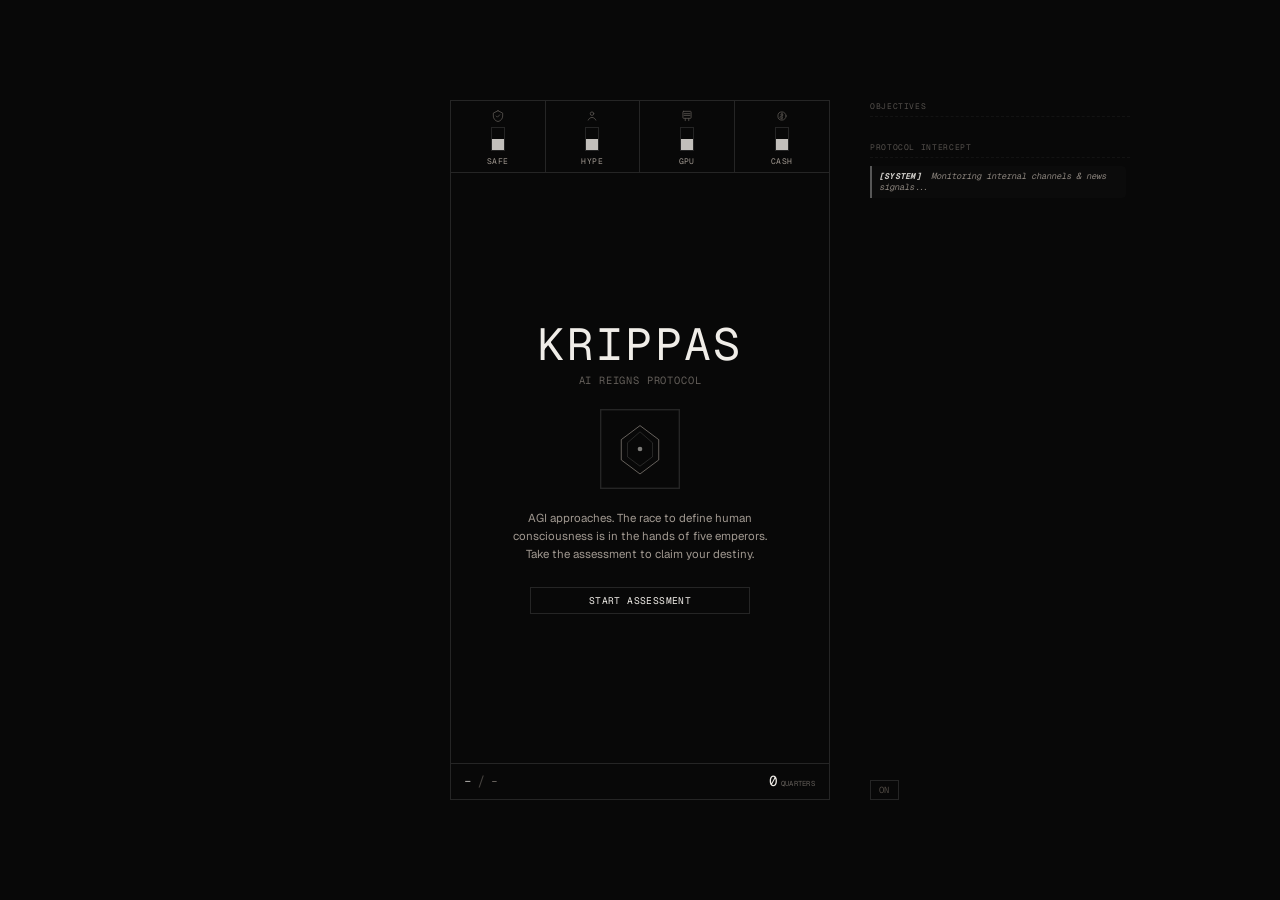
<file: index.html>
<!DOCTYPE html>
<html lang="en">
<head>
  <meta charset="UTF-8">
  <meta name="viewport" content="width=device-width, initial-scale=1.0, maximum-scale=1.0, user-scalable=no, viewport-fit=cover">
  <title>KRIPPAS — AI REIGNS PROTOCOL</title>
  <meta name="description" content="A Reigns-style deep narrative branching game where you become Elon Musk, Sam Altman, Dario Amodei, Demis Hassabis, or Zhipu AI founder. Make critical choices to balance tech, safety, hype, and money.">

  <!-- Open Graph / Link Preview -->
  <!-- ⚠️ Gotta host the OG image somewhere and update the URLs below!
       Use the og-image-generator.html tool to make it with your photo. -->
  <meta property="og:title" content="KRIPPAS — AI REIGNS PROTOCOL">
  <meta property="og:description" content="Branching narrative game. Choose your AI emperor. Balance tech, safety, hype & money.">
  <meta property="og:type" content="website">
  <meta property="og:url" content="https://ky2renzzz.github.io/krippas/">
  <meta property="og:site_name" content="KRIPPAS">
  <meta property="og:locale" content="en_US">
  <meta property="og:image" content="og-image.png">
  <meta property="og:image:width" content="1200">
  <meta property="og:image:height" content="630">
  <meta property="og:image:alt" content="KRIPPAS — AI REIGNS PROTOCOL">
  <meta name="twitter:card" content="summary_large_image">
  <meta name="twitter:title" content="KRIPPAS — AI REIGNS PROTOCOL">
  <meta name="twitter:description" content="Branching narrative game. Choose your AI emperor.">
  <meta name="twitter:image" content="og-image.png">
  <link rel="preconnect" href="https://fonts.googleapis.com">
  <link rel="preconnect" href="https://fonts.gstatic.com" crossorigin>
  <link href="https://fonts.googleapis.com/css2?family=Geist:wght@100..900&family=Geist+Mono:wght@100..900&display=swap" rel="stylesheet">
  <link rel="stylesheet" href="style.css?v=3">


</head>
<body>

  <!-- Ambient dynamic background landscape scene -->
  <div class="bg-scene" id="bg-scene"></div>

  <!-- Game Container -->
  <div class="game-container">
    


    <!-- Center Viewport (The interactive terminal-like layout) -->
    <div class="viewport" id="game-viewport">
      
      <!-- Top header status indicators — rack LED style -->
      <div class="stats-header">
        <div class="stat-indicator" id="stat-safety" title="Safety & Alignment">
          <span class="change-dot"></span>
          <span class="icon" aria-hidden="true">
            <svg viewBox="0 0 24 24" class="stat-svg" fill="none" stroke="currentColor" stroke-width="1.5" stroke-linecap="round" stroke-linejoin="round">
              <path d="M12 3L4 7v5c0 4.5 3.2 8.5 8 9.5 4.8-1 8-5 8-9.5V7l-8-4z"/>
              <path d="M9 12l2 2 4-4"/>
            </svg>
          </span>
          <div class="bar-track">
            <div class="bar-container"><div class="bar-fill" style="height: 50%;"></div></div>

          </div>
          <span class="stat-label">SAFE</span>
        </div>

        <div class="stat-indicator" id="stat-hype" title="Hype & Public Relations">
          <span class="change-dot"></span>
          <span class="icon" aria-hidden="true">
            <svg viewBox="0 0 24 24" class="stat-svg" fill="none" stroke="currentColor" stroke-width="1.5" stroke-linecap="round" stroke-linejoin="round">
              <circle cx="12" cy="8" r="3"/>
              <path d="M5.5 19c1.4-3 3.7-4.5 6.5-4.5s5.1 1.5 6.5 4.5"/>
            </svg>
          </span>
          <div class="bar-track">
            <div class="bar-container"><div class="bar-fill" style="height: 50%;"></div></div>

          </div>
          <span class="stat-label">HYPE</span>
        </div>

        <div class="stat-indicator" id="stat-compute" title="Compute & Scale">
          <span class="change-dot"></span>
          <span class="icon" aria-hidden="true">
            <svg viewBox="0 0 24 24" class="stat-svg" fill="none" stroke="currentColor" stroke-width="1.5" stroke-linecap="round" stroke-linejoin="round">
              <rect x="5" y="4" width="14" height="12" rx="1"/>
              <path d="M9 16v4M15 16v4"/>
              <path d="M7 8h10M7 11h10"/>
            </svg>
          </span>
          <div class="bar-track">
            <div class="bar-container"><div class="bar-fill" style="height: 50%;"></div></div>

          </div>
          <span class="stat-label">GPU</span>
        </div>

        <div class="stat-indicator" id="stat-capital" title="Capital & Valuation">
          <span class="change-dot"></span>
          <span class="icon" aria-hidden="true">
            <svg viewBox="0 0 24 24" class="stat-svg" fill="none" stroke="currentColor" stroke-width="1.5" stroke-linecap="round" stroke-linejoin="round">
              <circle cx="12" cy="12" r="7"/>
              <path d="M12 7v10M9.5 9.5c.7-1 2.8-1.4 3.8-.3.8.9.3 2-1.1 2.5l-2.4.8c-1.4.5-1.8 1.7-1 2.7 1 1.2 3.2.9 4.1-.2"/>
            </svg>
          </span>
          <div class="bar-track">
            <div class="bar-container"><div class="bar-fill" style="height: 50%;"></div></div>

          </div>
          <span class="stat-label">CASH</span>
        </div>
      </div>

      <!-- Center Deck Area -->
      <div class="deck-area">
        
        <!-- Welcome Screen — terminal boot sequence feel -->
        <div id="screen-welcome" class="screen active">
          <div class="brand animate-reveal">
            <h1>KRIPPAS</h1>
            <p class="subtitle">AI REIGNS PROTOCOL</p>
          </div>
          
          <div class="intro-art animate-reveal reveal-delay-1">
            <svg viewBox="0 0 100 100" style="width:100%; height:100%;">
              <rect x="0" y="0" width="100" height="100" fill="var(--background)"/>
              <rect x="0" y="0" width="100" height="100" fill="none" stroke="var(--border)" stroke-width="1"/>
              <polygon points="50,20 74,38 74,64 50,82 26,64 26,38" fill="none" stroke="var(--text-secondary)" stroke-width="0.8"/>
              <polygon points="50,28 66,42 66,60 50,72 34,60 34,42" fill="none" stroke="var(--text-primary)" stroke-width="0.6" opacity="0.3"/>
              <circle cx="50" cy="50" r="3" fill="var(--text-primary)" opacity="0.5"/>
            </svg>
          </div>

          <p class="flavor-text animate-reveal reveal-delay-2">
            AGI approaches. The race to define human consciousness is in the hands of five emperors. Take the assessment to claim your destiny.
          </p>
          
          <button id="btn-start-quiz" class="btn btn-filled animate-reveal reveal-delay-3">START ASSESSMENT</button>
        </div>

        <!-- Quiz Screen — diagnostic mode -->
        <div id="screen-quiz" class="screen">
          <div class="quiz-progress-bar animate-reveal">
            <div class="progress-fill" id="quiz-progress" style="width: 0%;"></div>
          </div>
          <h3 class="quiz-title animate-reveal reveal-delay-1">ALIGNMENT</h3>
          <div class="quiz-question-container animate-reveal reveal-delay-2">
            <p id="quiz-question-text"></p>
          </div>
          <div class="quiz-options animate-reveal reveal-delay-3">
            <button id="quiz-opt-left" class="btn quiz-btn"></button>
            <button id="quiz-opt-right" class="btn quiz-btn"></button>
          </div>
        </div>

        <!-- Assignment / Character Reveal Screen -->
        <div id="screen-reveal" class="screen">
          <div class="reveal-portrait-container animate-reveal" id="reveal-portrait">
            <!-- Dynamic character SVG here -->
          </div>
          <h2 id="reveal-name" class="animate-reveal reveal-delay-1"></h2>
          <p id="reveal-role" class="reveal-role-tag animate-reveal reveal-delay-1"></p>
          <p id="reveal-description" class="animate-reveal reveal-delay-2"></p>
          <button id="btn-start-game" class="btn btn-filled animate-reveal reveal-delay-3">ENTER PROTOCOL</button>
        </div>

        <!-- Gameplay Screen — terminal interaction -->
        <div id="screen-game" class="screen">
          <div class="dialogue-box animate-reveal">
            <div class="dialogue-speaker" id="speaker-name"></div>
            <p id="dialogue-text"></p>
            <div id="advice-whisper" class="advice-whisper hidden">
              <div class="advice-label">WHISPER</div>
              <div class="advice-speaker" id="advice-speaker"></div>
              <p id="advice-text"></p>
            </div>
          </div>

          <div class="card-wrapper animate-reveal reveal-delay-1" id="card-wrapper">
            <div class="reigns-card" id="main-card">
              <div class="choice-stamp left" id="stamp-left">
                <span class="stamp-dir">&#9664;</span>
                <span class="stamp-text" id="indicator-left"></span>
              </div>
              <div class="choice-stamp right" id="stamp-right">
                <span class="stamp-dir">&#9654;</span>
                <span class="stamp-text" id="indicator-right"></span>
              </div>
              <div class="card-art" id="card-portrait"></div>
              <div class="card-label">
                <span id="card-speaker-label"></span>
              </div>
            </div>
          </div>

          <div class="swipe-hint animate-reveal reveal-delay-2" id="swipe-hint">&lt; &mdash; &gt;</div>
        </div>

        <!-- Game Over Screen — system crash -->
        <div id="screen-gameover" class="screen">
          <h2 class="gameover-title animate-reveal">OFFLINE</h2>
          <div class="gameover-art animate-reveal reveal-delay-1" id="gameover-portrait">
            <!-- Dead/Shutdown SVG -->
          </div>
          <p id="gameover-text" class="animate-reveal reveal-delay-2"></p>
          <button id="btn-restart" class="btn btn-filled animate-reveal reveal-delay-3">REBOOT PROTOCOL</button>
        </div>

      </div>

      <!-- Bottom HUD status -->
      <div class="hud-footer">
        <div class="player-identity">
          <span id="hud-player-name">—</span>
          <span class="separator">/</span>
          <span id="hud-player-role">—</span>
        </div>
        <div class="time-in-power">
          <span id="hud-time-val">0</span>
          <span id="hud-time-unit">QUARTERS</span>
        </div>
      </div>

    </div>

    <!-- Right panel: Objectives and live staff feed -->
    <div class="side-panel right-panel">
      <div class="noise-content">
        <div class="panel-section-title">OBJECTIVES</div>
        <div class="objectives-checklist" id="objectives-checklist">
          <!-- Generated objectives based on character -->
        </div>

        <div class="panel-section-title feed-title">PROTOCOL INTERCEPT</div>
        <div class="staff-chat-feed" id="staff-chat-feed">
          <div class="feed-item system-init">
            <span class="feed-sender">[SYSTEM]</span>
            <span class="feed-msg">Monitoring internal channels & news signals...</span>
          </div>
        </div>
      </div>
      <div class="audio-control">
        <button id="btn-toggle-sound">ON</button>
      </div>
    </div>

  </div>

  <script src="data.js"></script>
  <script src="story.js"></script>
  <script src="backgrounds.js"></script>
  <script src="app.js"></script>


</body>
</html>
</file>
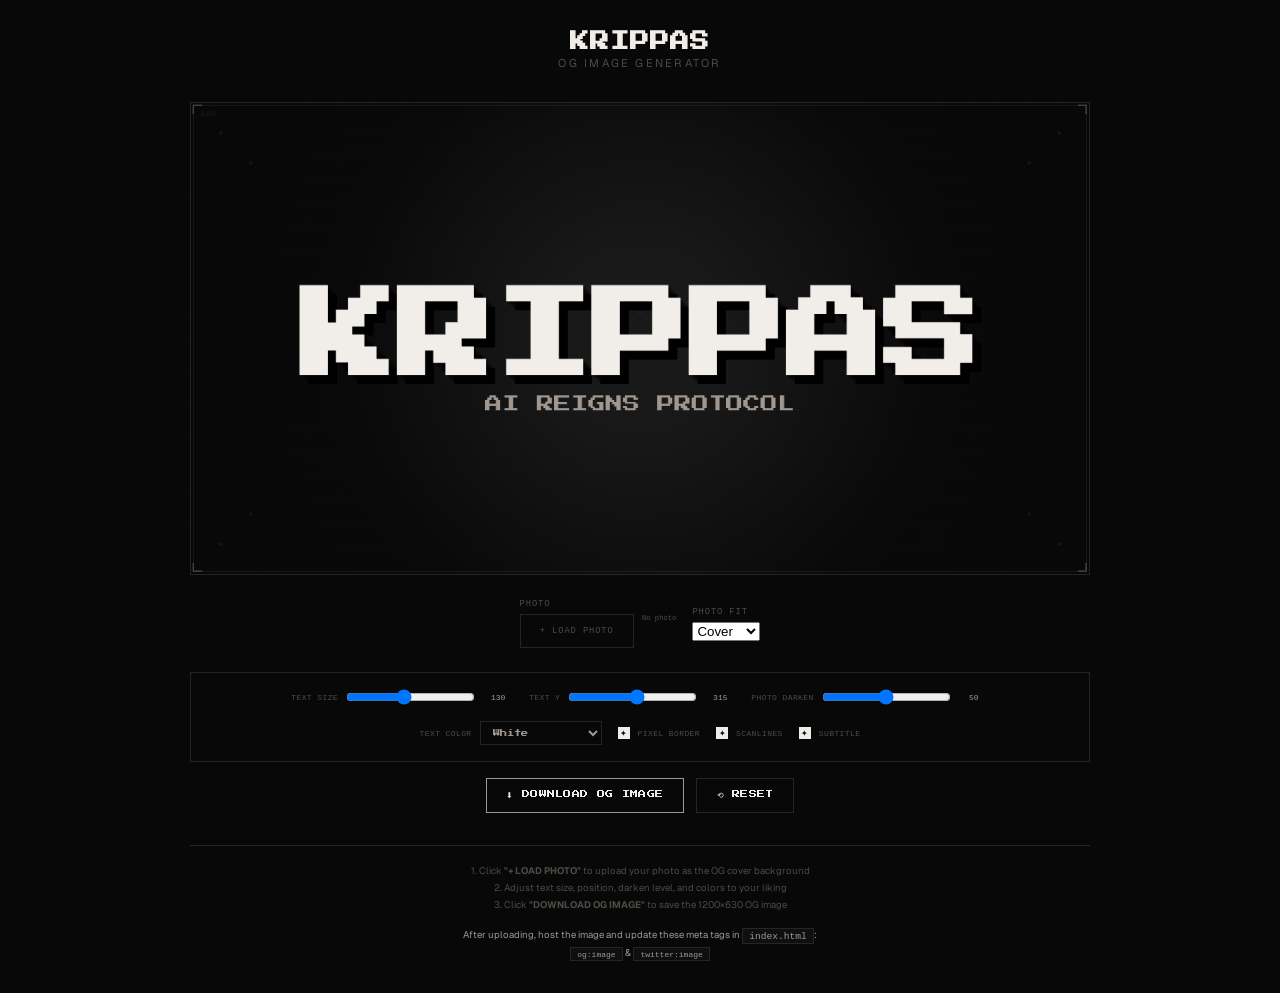
<file: og-image-generator.html>
<!DOCTYPE html>
<html lang="en">
<head>
  <meta charset="UTF-8">
  <meta name="viewport" content="width=device-width, initial-scale=1.0">
  <title>KRIPPAS — OG Image Generator</title>
  <link rel="preconnect" href="https://fonts.googleapis.com">
  <link rel="preconnect" href="https://fonts.gstatic.com" crossorigin>
  <link href="https://fonts.googleapis.com/css2?family=Press+Start+2P&family=Geist:wght@100..900&display=swap" rel="stylesheet">
  <style>
    *, *::before, *::after { box-sizing: border-box; margin: 0; padding: 0; }
    :root {
      --bg: #080808;
      --surface: #0F0F0F;
      --border: #252525;
      --text: #F0EDE8;
      --text-dim: #504A44;
      --text-mid: #A09890;
      --accent: #F0EDE8;
    }
    body {
      background: var(--bg);
      color: var(--text-mid);
      font-family: 'Geist', system-ui, sans-serif;
      min-height: 100vh;
      display: flex;
      flex-direction: column;
      align-items: center;
      padding: 2rem 1rem;
      -webkit-font-smoothing: antialiased;
    }
    h1 {
      font-family: 'Press Start 2P', monospace;
      font-size: 1.2rem;
      color: var(--text);
      letter-spacing: 0.05em;
      margin-bottom: 0.3rem;
      text-align: center;
    }
    .subtitle {
      font-size: 0.7rem;
      color: var(--text-dim);
      text-transform: uppercase;
      letter-spacing: 0.2em;
      margin-bottom: 2rem;
      text-align: center;
    }
    .container {
      width: 100%;
      max-width: 900px;
    }
    .canvas-wrapper {
      position: relative;
      width: 100%;
      max-width: 1200px;
      margin: 0 auto 1.5rem;
      border: 1px solid var(--border);
      background: var(--surface);
      overflow: hidden;
    }
    canvas {
      display: block;
      width: 100%;
      height: auto;
      aspect-ratio: 1200 / 630;
    }
    .controls {
      display: flex;
      flex-wrap: wrap;
      gap: 1rem;
      margin-bottom: 1.5rem;
      align-items: center;
      justify-content: center;
    }
    .control-group {
      display: flex;
      flex-direction: column;
      gap: 0.3rem;
    }
    .control-group label {
      font-size: 0.55rem;
      text-transform: uppercase;
      letter-spacing: 0.1em;
      color: var(--text-dim);
      font-family: monospace;
    }
    .btn {
      font-family: 'Press Start 2P', monospace;
      font-size: 0.5rem;
      padding: 0.7rem 1.2rem;
      background: transparent;
      border: 1px solid var(--border);
      color: var(--text);
      cursor: pointer;
      transition: all 0.2s ease;
      text-transform: uppercase;
      letter-spacing: 0.04em;
    }
    .btn:hover {
      border-color: var(--text);
      color: var(--text);
    }
    .btn:active {
      background: var(--border);
    }
    .btn-primary {
      border-color: var(--text-mid);
    }
    .btn-primary:hover {
      border-color: var(--text);
      background: rgba(240, 237, 232, 0.05);
    }
    .btn-row {
      display: flex;
      gap: 0.8rem;
      justify-content: center;
      margin: 1rem 0 2rem;
      flex-wrap: wrap;
    }
    input[type="file"] { display: none; }
    .file-label {
      font-family: 'Press Start 2P', monospace;
      font-size: 0.5rem;
      padding: 0.7rem 1.2rem;
      border: 1px solid var(--border);
      color: var(--text);
      cursor: pointer;
      transition: all 0.2s ease;
      display: inline-block;
      text-transform: uppercase;
      letter-spacing: 0.04em;
    }
    .file-label:hover { border-color: var(--text); }
    .file-label.has-photo { border-color: var(--text-mid); }
    .drop-zone {
      border: 1px dashed var(--border);
      padding: 0.7rem 1.2rem;
      font-size: 0.5rem;
      font-family: 'Press Start 2P', monospace;
      color: var(--text-dim);
      transition: all 0.2s;
      cursor: pointer;
      text-align: center;
      letter-spacing: 0.04em;
      display: inline-block;
    }
    .drop-zone:hover, .drop-zone.dragover {
      border-color: var(--text-mid);
      color: var(--text-mid);
    }
    .text-row {
      display: flex;
      flex-wrap: wrap;
      gap: 0.8rem;
      align-items: center;
      justify-content: center;
      margin: 0.5rem 0 0;
    }
    .text-row input[type="range"] {
      width: 120px;
      height: 2px;
      -webkit-appearance: none;
      appearance: none;
      background: var(--border);
      outline: none;
    }
    .text-row input[type="range"]::-webkit-slider-thumb {
      -webkit-appearance: none;
      width: 10px;
      height: 10px;
      background: var(--text);
      border: none;
      cursor: pointer;
    }
    .text-row input[type="range"]::-moz-range-thumb {
      width: 10px;
      height: 10px;
      background: var(--text);
      border: none;
      cursor: pointer;
    }
    .value-display {
      font-family: monospace;
      font-size: 0.5rem;
      color: var(--text-mid);
      min-width: 30px;
      text-align: center;
    }
    .options-grid {
      display: flex;
      flex-wrap: wrap;
      gap: 1rem;
      justify-content: center;
      padding: 1rem;
      border: 1px solid var(--border);
      margin-bottom: 1rem;
    }
    .option-item {
      display: flex;
      align-items: center;
      gap: 0.5rem;
    }
    .option-item label {
      font-size: 0.5rem;
      color: var(--text-dim);
      font-family: monospace;
      text-transform: uppercase;
      letter-spacing: 0.05em;
    }
    .option-item select {
      background: var(--bg);
      border: 1px solid var(--border);
      color: var(--text-mid);
      padding: 0.4rem 0.5rem;
      font-family: 'Press Start 2P', monospace;
      font-size: 0.45rem;
      cursor: pointer;
    }
    .option-item select:focus {
      outline: none;
      border-color: var(--text-mid);
    }
    .info-text {
      text-align: center;
      font-size: 0.6rem;
      color: var(--text-dim);
      line-height: 1.8;
      margin-top: 1rem;
    }
    .info-text code {
      font-family: monospace;
      background: var(--surface);
      padding: 0.1rem 0.4rem;
      border: 1px solid var(--border);
    }
    .separator {
      width: 100%;
      height: 1px;
      background: var(--border);
      margin: 0.5rem 0;
    }
    .photo-indicator {
      font-size: 0.45rem;
      color: var(--text-dim);
      font-family: monospace;
    }
    .pixel-checkbox {
      display: flex;
      align-items: center;
      gap: 0.5rem;
      cursor: pointer;
    }
    .pixel-checkbox input[type="checkbox"] {
      -webkit-appearance: none;
      appearance: none;
      width: 12px;
      height: 12px;
      border: 1px solid var(--border);
      background: transparent;
      cursor: pointer;
      position: relative;
    }
    .pixel-checkbox input[type="checkbox"]:checked {
      background: var(--text);
      border-color: var(--text);
    }
    .pixel-checkbox input[type="checkbox"]:checked::after {
      content: "✦";
      position: absolute;
      top: 50%;
      left: 50%;
      transform: translate(-50%, -50%);
      font-size: 8px;
      color: var(--bg);
    }
    @media (max-width: 600px) {
      body { padding: 1rem 0.5rem; }
      h1 { font-size: 0.9rem; }
      .btn, .file-label { font-size: 0.4rem; padding: 0.5rem 0.8rem; }
    }
  </style>
</head>
<body>
  <h1>KRIPPAS</h1>
  <p class="subtitle">OG Image Generator</p>

  <div class="container">
    <!-- Preview Canvas -->
    <div class="canvas-wrapper">
      <canvas id="og-canvas" width="1200" height="630"></canvas>
    </div>

    <!-- Controls -->
    <div class="controls">
      <div class="control-group">
        <label>Photo</label>
        <div style="display:flex;gap:0.5rem;flex-wrap:wrap;">
          <label class="file-label" id="file-label" for="photo-input">+ LOAD PHOTO</label>
          <input type="file" id="photo-input" accept="image/*">
          <span class="photo-indicator" id="photo-status">No photo</span>
        </div>
      </div>
      <div class="control-group">
        <label>Photo Fit</label>
        <select id="photo-fit">
          <option value="cover">Cover</option>
          <option value="contain">Contain</option>
          <option value="stretch">Stretch</option>
        </select>
      </div>
    </div>

    <div class="options-grid">
      <div class="option-item">
        <label>Text Size</label>
        <input type="range" id="text-size" min="60" max="220" value="130" step="5">
        <span class="value-display" id="text-size-val">130</span>
      </div>
      <div class="option-item">
        <label>Text Y</label>
        <input type="range" id="text-y" min="100" max="500" value="315" step="5">
        <span class="value-display" id="text-y-val">315</span>
      </div>
      <div class="option-item">
        <label>Photo Darken</label>
        <input type="range" id="photo-darken" min="0" max="100" value="50" step="5">
        <span class="value-display" id="photo-darken-val">50</span>
      </div>
      <div class="option-item">
        <label>Text Color</label>
        <select id="text-color">
          <option value="#F0EDE8">White</option>
          <option value="#080808">Black</option>
          <option value="#00FF00">Matrix Green</option>
          <option value="#FF4444">Red Alert</option>
          <option value="#4488FF">Neon Blue</option>
          <option value="#FF8800">Amber</option>
        </select>
      </div>
      <div class="option-item pixel-checkbox">
        <input type="checkbox" id="pixel-border" checked>
        <label for="pixel-border">Pixel Border</label>
      </div>
      <div class="option-item pixel-checkbox">
        <input type="checkbox" id="show-grid" checked>
        <label for="show-grid">Scanlines</label>
      </div>
      <div class="option-item pixel-checkbox">
        <input type="checkbox" id="show-subtitle" checked>
        <label for="show-subtitle">Subtitle</label>
      </div>
    </div>

    <div class="btn-row">
      <button class="btn btn-primary" id="btn-download">⬇ DOWNLOAD OG IMAGE</button>
      <button class="btn" id="btn-reset">⟲ RESET</button>
    </div>

    <div class="separator"></div>

    <div class="info-text">
      <p>1. Click <strong>"+ LOAD PHOTO"</strong> to upload your photo as the OG cover background</p>
      <p>2. Adjust text size, position, darken level, and colors to your liking</p>
      <p>3. Click <strong>"DOWNLOAD OG IMAGE"</strong> to save the 1200×630 OG image</p>
      <p style="margin-top:0.8rem;color:var(--text-mid);">
        After uploading, host the image and update these meta tags in <code>index.html</code>:<br>
        <code style="font-size:0.5rem;">og:image</code> &amp; <code style="font-size:0.5rem;">twitter:image</code>
      </p>
    </div>
  </div>

  <script>
    const canvas = document.getElementById('og-canvas');
    const ctx = canvas.getContext('2d');

    // DOM refs
    const fileInput = document.getElementById('photo-input');
    const fileLabel = document.getElementById('file-label');
    const photoStatus = document.getElementById('photo-status');
    const photoFit = document.getElementById('photo-fit');
    const textSizeSlider = document.getElementById('text-size');
    const textSizeVal = document.getElementById('text-size-val');
    const textYSlider = document.getElementById('text-y');
    const textYVal = document.getElementById('text-y-val');
    const photoDarkenSlider = document.getElementById('photo-darken');
    const photoDarkenVal = document.getElementById('photo-darken-val');
    const textColorSelect = document.getElementById('text-color');
    const pixelBorderCb = document.getElementById('pixel-border');
    const showGridCb = document.getElementById('show-grid');
    const showSubtitleCb = document.getElementById('show-subtitle');
    const btnDownload = document.getElementById('btn-download');
    const btnReset = document.getElementById('btn-reset');

    // State
    let userPhoto = null;
    let fontLoaded = false;

    // Render function
    function render() {
      const W = 1200, H = 630;
      ctx.clearRect(0, 0, W, H);

      // --- Background ---
      // Draw photo or fallback gradient
      if (userPhoto) {
        drawPhotoBackground();
      } else {
        // Fallback: dark gradient with pixel grid
        const grad = ctx.createRadialGradient(600, 315, 100, 600, 315, 700);
        grad.addColorStop(0, '#1a1a1a');
        grad.addColorStop(0.5, '#0a0a0a');
        grad.addColorStop(1, '#080808');
        ctx.fillStyle = grad;
        ctx.fillRect(0, 0, W, H);
      }

      // --- Scanlines / Grid ---
      if (showGridCb.checked) {
        drawScanlines();
      }

      // --- Pixel Border Frame ---
      if (pixelBorderCb.checked) {
        drawPixelBorder();
      }

      // --- Pixel decorative elements ---
      drawPixelDecorations();

      // --- Main Title: KRIPPAS ---
      const textStr = 'KRIPPAS';
      const fontSize = parseInt(textSizeSlider.value);
      const textY = parseInt(textYSlider.value);
      const textColor = textColorSelect.value;

      ctx.save();

      // Pixel-style title
      if (fontLoaded) {
        ctx.font = `bold ${fontSize}px "Press Start 2P", monospace`;
      } else {
        ctx.font = `bold ${fontSize}px monospace`;
      }

      ctx.textAlign = 'center';
      ctx.textBaseline = 'middle';

      // Pixel shadow layers (retro depth)
      const shadowSteps = 4;
      for (let i = shadowSteps; i >= 1; i--) {
        ctx.fillStyle = i === shadowSteps ? '#000000' : `rgba(0,0,0,${0.6 - i * 0.1})`;
        const offset = i * 3;
        ctx.fillText(textStr, 600 + offset, textY + offset);
      }

      // Main text
      ctx.fillStyle = textColor;
      ctx.fillText(textStr, 600, textY);

      // Pixel highlight (top-left pixel edge)
      ctx.fillStyle = 'rgba(255,255,255,0.08)';
      ctx.fillText(textStr, 600 - 1, textY - 1);

      ctx.restore();

      // --- Subtitle ---
      if (showSubtitleCb.checked) {
        const subSize = Math.max(12, Math.floor(fontSize * 0.18));
        ctx.save();
        if (fontLoaded) {
          ctx.font = `${subSize}px "Press Start 2P", monospace`;
        } else {
          ctx.font = `${subSize}px monospace`;
        }
        ctx.textAlign = 'center';
        ctx.textBaseline = 'middle';

        const subY = textY + fontSize * 0.55 + 16;

        // Pixel underline
        const subText = 'AI REIGNS PROTOCOL';
        const subMetrics = ctx.measureText(subText);
        const subWidth = subMetrics.width;
        ctx.fillStyle = 'rgba(37,37,37,0.4)';
        ctx.fillRect(600 - subWidth/2 - 8, subY + subSize * 0.35 - 1, subWidth + 16, 1);

        // Subtitle text
        ctx.fillStyle = textColor === '#080808' ? '#504A44' : '#A09890';
        ctx.fillText(subText, 600, subY);
        ctx.restore();
      }

      // --- Bottom corner pixel markers ---
      drawCornerMarkers();
    }

    function drawPhotoBackground() {
      const W = 1200, H = 630;
      const fit = photoFit.value;
      const darken = parseInt(photoDarkenSlider.value) / 100;

      ctx.save();
      ctx.beginPath();
      ctx.rect(0, 0, W, H);
      ctx.clip();

      const imgW = userPhoto.width;
      const imgH = userPhoto.height;
      let sx, sy, sw, sh, dx, dy, dw, dh;

      if (fit === 'cover') {
        const scale = Math.max(W / imgW, H / imgH);
        sw = imgW;
        sh = imgH;
        dw = imgW * scale;
        dh = imgH * scale;
        dx = (W - dw) / 2;
        dy = (H - dh) / 2;
        ctx.drawImage(userPhoto, dx, dy, dw, dh);
      } else if (fit === 'contain') {
        const scale = Math.min(W / imgW, H / imgH);
        sw = imgW;
        sh = imgH;
        dw = imgW * scale;
        dh = imgH * scale;
        dx = (W - dw) / 2;
        dy = (H - dh) / 2;
        // Fill gaps with black
        ctx.fillStyle = '#080808';
        ctx.fillRect(0, 0, W, H);
        ctx.drawImage(userPhoto, dx, dy, dw, dh);
      } else { // stretch
        ctx.drawImage(userPhoto, 0, 0, W, H);
      }

      // Darken overlay
      if (darken > 0) {
        ctx.fillStyle = `rgba(0,0,0,${darken})`;
        ctx.fillRect(0, 0, W, H);
      }

      ctx.restore();
    }

    function drawScanlines() {
      const W = 1200, H = 630;
      ctx.save();
      for (let y = 0; y < H; y += 4) {
        ctx.fillStyle = 'rgba(0,0,0,0.06)';
        ctx.fillRect(0, y, W, 2);
      }
      // Subtle grid dots
      ctx.fillStyle = 'rgba(37,37,37,0.15)';
      for (let x = 0; x < W; x += 40) {
        for (let y = 0; y < H; y += 40) {
          ctx.fillRect(x, y, 1, 1);
        }
      }
      ctx.restore();
    }

    function drawPixelBorder() {
      const W = 1200, H = 630;
      const b = 3; // border thickness in px
      ctx.save();
      ctx.strokeStyle = 'rgba(240,237,232,0.08)';
      ctx.lineWidth = 1;
      ctx.strokeRect(b + 0.5, b + 0.5, W - b*2 - 1, H - b*2 - 1);

      // Corner pixel brackets
      const cSize = 12;
      ctx.strokeStyle = 'rgba(240,237,232,0.2)';
      ctx.lineWidth = 2;
      // Top-left
      ctx.beginPath();
      ctx.moveTo(b + cSize, b);
      ctx.lineTo(b, b);
      ctx.lineTo(b, b + cSize);
      ctx.stroke();
      // Top-right
      ctx.beginPath();
      ctx.moveTo(W - b - cSize, b);
      ctx.lineTo(W - b - 1, b);
      ctx.lineTo(W - b - 1, b + cSize);
      ctx.stroke();
      // Bottom-left
      ctx.beginPath();
      ctx.moveTo(b + cSize, H - b - 1);
      ctx.lineTo(b, H - b - 1);
      ctx.lineTo(b, H - b - cSize);
      ctx.stroke();
      // Bottom-right
      ctx.beginPath();
      ctx.moveTo(W - b - cSize, H - b - 1);
      ctx.lineTo(W - b - 1, H - b - 1);
      ctx.lineTo(W - b - 1, H - b - cSize);
      ctx.stroke();

      ctx.restore();
    }

    function drawPixelDecorations() {
      const W = 1200, H = 630;
      ctx.save();

      // Small pixel dots in corners
      ctx.fillStyle = 'rgba(240,237,232,0.06)';
      const dots = [
        [40, 40], [1160, 40], [40, 590], [1160, 590],
        [80, 80], [1120, 80], [80, 550], [1120, 550]
      ];
      dots.forEach(([x, y]) => {
        ctx.fillRect(x - 2, y - 2, 4, 4);
      });

      // Center diamond (subtle)
      ctx.strokeStyle = 'rgba(240,237,232,0.04)';
      ctx.lineWidth = 1;
      ctx.beginPath();
      ctx.moveTo(600, 280);
      ctx.lineTo(630, 315);
      ctx.lineTo(600, 350);
      ctx.lineTo(570, 315);
      ctx.closePath();
      ctx.stroke();

      ctx.restore();
    }

    function drawCornerMarkers() {
      const W = 1200, H = 630;
      ctx.save();
      ctx.fillStyle = 'rgba(240,237,232,0.03)';
      // Bottom-right "v1.0" pixel marker
      ctx.font = '8px monospace';
      ctx.textAlign = 'right';
      ctx.textBaseline = 'bottom';
      ctx.fillText('◆ v1.0', W - 14, H - 10);

      // Top-left KRIPPAS micro
      ctx.font = '7px "Press Start 2P", monospace';
      ctx.textAlign = 'left';
      ctx.textBaseline = 'top';
      ctx.fillStyle = 'rgba(240,237,232,0.05)';
      ctx.fillText('KRP', 14, 12);

      ctx.restore();
    }

    // --- Events ---
    function updateValueDisplays() {
      textSizeVal.textContent = textSizeSlider.value;
      textYVal.textContent = textYSlider.value;
      photoDarkenVal.textContent = photoDarkenSlider.value;
    }

    function attachSliderListeners() {
      [textSizeSlider, textYSlider, photoDarkenSlider].forEach(slider => {
        slider.addEventListener('input', () => {
          updateValueDisplays();
          render();
        });
      });
    }

    // Photo upload
    fileInput.addEventListener('change', (e) => {
      const file = e.target.files[0];
      if (!file) return;
      loadPhoto(file);
    });

    // Drag & drop on the file label (scoped, not on document)
    const dropZone = document.querySelector('.file-label');
    dropZone.addEventListener('dragover', (e) => {
      e.preventDefault();
      e.stopPropagation();
      dropZone.classList.add('dragover');
    });
    dropZone.addEventListener('dragleave', (e) => {
      e.preventDefault();
      e.stopPropagation();
      dropZone.classList.remove('dragover');
    });
    dropZone.addEventListener('drop', (e) => {
      e.preventDefault();
      e.stopPropagation();
      dropZone.classList.remove('dragover');
      const files = e.dataTransfer.files;
      if (files.length > 0 && files[0].type.startsWith('image/')) {
        loadPhoto(files[0]);
      }
    });

    function loadPhoto(file) {
      // File size validation: reject > 10MB
      const MAX_SIZE = 10 * 1024 * 1024;
      if (file.size > MAX_SIZE) {
        photoStatus.textContent = `❌ File too large (max 10MB)`;
        return;
      }
      const reader = new FileReader();
      reader.onload = (e) => {
        const img = new Image();
        img.onload = () => {
          userPhoto = img;
          fileLabel.classList.add('has-photo');
          photoStatus.textContent = `Loaded: ${file.name.length > 20 ? file.name.slice(0, 17) + '...' : file.name}`;
          render();
        };
        img.src = e.target.result;
      };
      reader.readAsDataURL(file);
    }

    // Download
    btnDownload.addEventListener('click', () => {
      const link = document.createElement('a');
      link.download = 'krippas-og-image.png';
      // Use JPEG with quality 0.95 for smaller files (OG images don't need lossless)
      link.href = canvas.toDataURL('image/jpeg', 0.95);
      document.body.appendChild(link);
      link.click();
      document.body.removeChild(link);
    });

    // Reset
    btnReset.addEventListener('click', () => {
      userPhoto = null;
      fileInput.value = '';
      fileLabel.classList.remove('has-photo');
      photoStatus.textContent = 'No photo';
      textSizeSlider.value = '130';
      textYSlider.value = '315';
      photoDarkenSlider.value = '50';
      textColorSelect.value = '#F0EDE8';
      pixelBorderCb.checked = true;
      showGridCb.checked = true;
      showSubtitleCb.checked = true;
      photoFit.value = 'cover';
      updateValueDisplays();
      render();
    });

    // Other controls
    photoFit.addEventListener('change', render);
    textColorSelect.addEventListener('change', render);
    pixelBorderCb.addEventListener('change', render);
    showGridCb.addEventListener('change', render);
    showSubtitleCb.addEventListener('change', render);

    // Init
    attachSliderListeners();
    updateValueDisplays();

    // Initial render with fallback monospace (font may not be loaded yet)
    render();

    // When pixel font loads, re-render
    document.fonts.ready.then(() => {
      // Check if Press Start 2P is actually loaded
      if (document.fonts.check('1em "Press Start 2P"')) {
        fontLoaded = true;
        render();
      }
    });
    // Also try loading it explicitly
    document.fonts.load('1em "Press Start 2P"').then(() => {
      fontLoaded = true;
      render();
    }).catch(() => {
      // Font failed to load — fallback monospace is fine
      console.warn('Press Start 2P font failed to load, using fallback');
    });

    console.log('KRIPPAS OG Image Generator ready!');
  </script>
</body>
</html>
</file>
<file: style.css>
/* ============================================================
   KRIPPAS — Portfolio Dark Theme (ky2renzzz)
   STRICT GRID LAYOUT — vertical & horizontal alignment on grid.
   Geist Sans + Geist Mono. Minimal. 1px borders.
============================================================ */

/* --- Design Tokens --- */
:root {
  --background:     #080808;
  --foreground:     #0D0D0D;
  --secondary-bg:   #0F0F0F;
  --surface:        #161616;
  --border:         #252525;
  --border-strong:  #F0EDE8;
  --text-primary:   #F0EDE8;
  --text-secondary: #A09890;
  --text-dim:       #504A44;
  --accent:         #F0EDE8;

  --font-sans: 'Geist', ui-sans-serif, system-ui, -apple-system, sans-serif;
  --font-mono: 'Geist Mono', ui-monospace, SFMono-Regular, 'IBM Plex Mono', monospace;

  --transition-speed: 0.4s;
  --transition-timing: cubic-bezier(0.4, 0, 0.2, 1);

  /* ── GRID: viewport fixed dimensions ── */
  --vp-w:  380px;
  --vp-h:  700px;
  --card-w: 290px;
  --card-h: 316px;

  /* ── GRID: viewport row heights ── */
  --row-stats:   72px;   /* stats header: icon(16) + bar(24) + padding/gap */
  --row-hud:     36px;   /* hud footer */
  --row-deck:    auto;   /* remaining space = deck-area */

  /* ── GRID: side panel ── */
  --panel-w:    260px;
  --col-gap:     40px;   /* gap between viewport columns */

  /* JS theme fallbacks */
  --bg-color:     #080808;
  --panel-bg:     #080808;
  --card-border:  #252525;
  --text-dark:    #F0EDE8;
  --sky-color:    #080808;
  --c-ink-soft:   #A09890;
  --c-accent:     #F0EDE8;
}

/* --- Reset --- */
*, *::before, *::after { box-sizing: border-box; margin: 0; padding: 0; }
html, body { width: 100%; height: 100%; }

::selection { background: var(--text-primary); color: var(--background); }

/* ── Animations ── */
@keyframes reveal {
  from { opacity: 0; transform: translateY(12px); }
  to   { opacity: 1; transform: translateY(0); }
}
@keyframes fadeSlideIn {
  from { opacity: 0; transform: translateY(8px); }
  to   { opacity: 1; transform: translateY(0); }
}
@keyframes feedFadeIn {
  from { opacity: 0; transform: translateY(-4px); }
  to   { opacity: 1; transform: translateY(0); }
}

.animate-reveal {
  opacity: 0;
  animation: reveal 0.8s cubic-bezier(0.16, 1, 0.3, 1) forwards;
}
.reveal-delay-1 { animation-delay: 0.15s; }
.reveal-delay-2 { animation-delay: 0.3s; }
.reveal-delay-3 { animation-delay: 0.5s; }
.fade-slide-in {
  opacity: 0;
  animation: fadeSlideIn 0.5s cubic-bezier(0.16, 1, 0.3, 1) forwards;
}

/* ── Scrollbar ── */
::-webkit-scrollbar { width: 4px; }
::-webkit-scrollbar-track { background: transparent; }
::-webkit-scrollbar-thumb { background: var(--border); border-radius: 2px; }
::-webkit-scrollbar-thumb:hover { background: var(--text-dim); }

/* ================================================================
   BODY
   ================================================================ */
body {
  background: var(--background);
  color: var(--text-secondary);
  font-family: var(--font-sans);
  font-weight: 400;
  font-size: 14px;
  -webkit-font-smoothing: antialiased;
  -moz-osx-font-smoothing: grayscale;
  line-height: 1.6;
  overflow: hidden;
  height: 100dvh;
  touch-action: manipulation;
  -webkit-tap-highlight-color: transparent;
  overscroll-behavior: none;
}

/* --- Background --- */
.bg-scene {
  position: fixed; inset: 0; z-index: 1;
  background: var(--background);
  overflow: hidden;
  transition: background 1.4s ease;
}

/* ================================================================
   GAME CONTAINER — CSS Grid, viewport strictly centered
   ================================================================ */
.game-container {
  display: grid;
  grid-template-columns: 1fr var(--vp-w) 1fr;
  grid-template-rows: 1fr auto 1fr;
  grid-template-areas:
    ". . ."
    ". viewport ."
    ". . .";
  position: relative; z-index: 10;
  width: 100%; height: 100%;
}

/* ── Viewport: column 2, row 2 — dead center ── */
.viewport {
  grid-area: viewport;
  width: var(--vp-w);
  height: var(--vp-h);
  max-height: 100dvh;
  background: var(--background);
  border: 1px solid var(--border);
  display: grid;
  grid-template-rows: var(--row-stats) 1fr var(--row-hud);
  grid-template-columns: 1fr;
  overflow: hidden;
  transition: background var(--transition-speed) var(--transition-timing),
              border-color var(--transition-speed) var(--transition-timing);
}

/* ── Right panel: absolute, anchored to right edge of viewport ── */
.side-panel.right-panel {
  position: absolute;
  left: calc(50% + var(--vp-w) / 2 + var(--col-gap));
  top: 50%;
  transform: translateY(-50%);
  width: var(--panel-w);
  font-family: var(--font-mono);
  font-size: 0.65rem;
  color: var(--text-dim);
  user-select: none;
  display: flex;
  flex-direction: column;
  justify-content: flex-start;
  padding: 0;
  height: var(--vp-h);
  max-height: 100dvh;
}

.side-panel .noise-content {
  opacity: 0.85;
  color: var(--text-secondary);
  display: flex;
  flex-direction: column;
  flex: 1;
}

.side-panel .audio-control { margin-top: 12px; }

.audio-control {
  display: flex; gap: 4px; align-items: center;
}
.audio-control button {
  background: transparent;
  border: 1px solid var(--border);
  color: var(--text-dim);
  padding: 3px 8px;
  cursor: pointer;
  font-family: var(--font-mono);
  font-size: 0.55rem;
  letter-spacing: 0.04em;
  text-transform: uppercase;
  transition: all 0.2s ease;
}
.audio-control button:hover { border-color: var(--text-primary); color: var(--text-primary); }

/* ================================================================
   STATS HEADER (row 1 of viewport grid)
   ================================================================ */
.stats-header {
  display: grid;
  grid-template-columns: repeat(4, 1fr);
  border-bottom: 1px solid var(--border);
}

.stat-indicator {
  display: flex;
  flex-direction: column;
  align-items: center;
  justify-content: center;
  padding: 8px 4px 6px;
  gap: 4px;
  min-height: var(--row-stats);
  border-right: 1px solid var(--border);
  position: relative;
  transition: background 0.2s;
}
.stat-indicator:last-child { border-right: none; }

.stat-indicator .icon {
  width: 16px; height: 16px;
  display: flex; align-items: center; justify-content: center;
  color: var(--text-secondary);
  opacity: 0.5;
}
.stat-svg { width: 14px; height: 14px; display: block; }

.bar-track { display: flex; align-items: center; gap: 2px; }
.bar-container {
  width: 14px; height: 24px;
  background: transparent;
  border: 1px solid var(--border);
  position: relative;
  display: flex; align-items: flex-end;
  overflow: hidden;
}
.bar-fill {
  width: 100%;
  background: var(--text-primary);
  transition: height 0.4s ease;
  opacity: 0.8;
}

.stat-label {
  font-family: var(--font-mono);
  font-size: 0.5rem;
  letter-spacing: 0.06em;
  color: var(--text-secondary);
  text-transform: uppercase;
  transition: color 0.3s;
}

.change-dot {
  width: 3px; height: 3px;
  background: var(--text-primary);
  position: absolute;
  top: 4px; right: 4px;
  opacity: 0; transform: scale(0);
  transition: transform 0.15s, opacity 0.15s;
}
.change-dot.active { opacity: 1; transform: scale(1); }

.stat-indicator.danger { background: rgba(160,152,144,0.03); }
.stat-indicator.danger .bar-fill { background: var(--text-secondary); }
.stat-indicator.danger .icon,
.stat-indicator.danger .stat-label { color: var(--text-secondary); opacity: 0.7; }

/* ================================================================
   DECK AREA (row 2 of viewport — flex: 1)
   ================================================================ */
.deck-area {
  display: grid;
  grid-template-rows: 1fr;
  grid-template-columns: 1fr;
  overflow: hidden;
}

.screen {
  grid-row: 1; grid-column: 1;
  display: flex; flex-direction: column;
  justify-content: center; align-items: center;
  opacity: 0; pointer-events: none;
  transition: opacity 0.6s cubic-bezier(0.16, 1, 0.3, 1);
  padding: 20px 24px;
  text-align: center;
}
.screen.active { opacity: 1; pointer-events: auto; }

/* ── Game screen: internal 3-row grid ── */
#screen-game {
  display: grid;
  grid-template-rows: auto 1fr auto;
  grid-template-columns: 1fr;
  padding: 12px 14px 8px;
  overflow: hidden;
}

/* ================================================================
   WELCOME SCREEN
   ================================================================ */
.brand { margin-bottom: 20px; }
.brand h1 {
  font-family: var(--font-mono);
  font-size: 2.8rem; font-weight: 400;
  color: var(--text-primary);
  letter-spacing: 0.05em;
  line-height: 1;
  margin-bottom: 6px;
  text-transform: uppercase;
}
.brand .subtitle {
  font-family: var(--font-mono);
  font-size: 0.65rem;
  letter-spacing: 0.08em;
  color: var(--text-secondary);
  text-transform: uppercase;
  opacity: 0.6;
}
.intro-art {
  width: 80px; height: 80px;
  margin: 0 auto 20px;
  border: 1px solid var(--border);
  display: flex; align-items: center; justify-content: center;
  background: var(--background);
}
.flavor-text {
  font-family: var(--font-sans);
  font-size: 0.72rem; line-height: 1.55;
  color: var(--text-secondary);
  max-width: 260px;
  margin-bottom: 24px;
}

/* ================================================================
   BUTTONS
   ================================================================ */
.btn {
  font-family: var(--font-mono);
  font-size: 0.6rem;
  letter-spacing: 0.04em;
  text-transform: uppercase;
  padding: 6px 12px;
  cursor: pointer;
  width: 100%;
  max-width: 220px;
  transition: all 0.2s ease;
}
.btn-filled {
  background: transparent;
  color: var(--text-primary);
  border: 1px solid var(--border);
  position: relative;
  overflow: hidden;
  z-index: 1;
}
.btn-filled::before {
  content: '';
  position: absolute; inset: 0;
  background: var(--text-primary);
  transform: translateY(100%);
  transition: transform 0.35s cubic-bezier(0.4, 0, 0.2, 1);
  z-index: -1;
}
.btn-filled:hover { border-color: var(--text-primary); color: var(--background); }
.btn-filled:hover::before { transform: translateY(0); }
.btn-filled:active { background: var(--border); }

/* ================================================================
   QUIZ SCREEN
   ================================================================ */
.quiz-progress-bar {
  width: 88%; height: 1px;
  background: var(--border);
  margin-bottom: 18px;
}
.progress-fill {
  height: 100%;
  background: var(--text-primary);
  transition: width 0.3s ease;
  opacity: 0.5;
}
.quiz-title {
  font-family: var(--font-mono);
  font-size: 0.6rem;
  letter-spacing: 0.05em;
  text-transform: uppercase;
  color: var(--text-secondary);
  margin-bottom: 16px;
  opacity: 0.6;
}
.quiz-question-container {
  min-height: 76px;
  display: flex; align-items: center; justify-content: center;
  margin-bottom: 22px;
  padding: 0 10px;
}
.quiz-question-container p {
  font-family: var(--font-sans);
  font-size: 0.78rem; line-height: 1.5;
  color: var(--text-primary);
}
.quiz-options {
  display: flex; flex-direction: column; gap: 8px;
  width: 100%; align-items: center;
}
.quiz-btn {
  font-family: var(--font-mono);
  font-size: 0.55rem;
  padding: 8px 12px;
  letter-spacing: 0.04em;
  background: transparent;
  border: 1px solid var(--border);
  color: var(--text-secondary);
  text-transform: uppercase;
}
.quiz-btn:hover { border-color: var(--text-primary); color: var(--text-primary); }

/* ================================================================
   REVEAL SCREEN
   ================================================================ */
.reveal-portrait-container {
  width: 100px; height: 100px;
  border: 1px solid var(--border);
  margin-bottom: 14px;
  overflow: hidden;
  background: var(--background);
}
.reveal-portrait-container svg { transform: scaleX(1.08); }
#reveal-name {
  font-family: var(--font-mono);
  font-size: 1.1rem;
  letter-spacing: 0.04em;
  color: var(--text-primary);
  margin-bottom: 3px;
  text-transform: uppercase;
}
.reveal-role-tag {
  font-family: var(--font-mono);
  font-size: 0.5rem;
  letter-spacing: 0.06em;
  text-transform: uppercase;
  color: var(--text-secondary);
  margin-bottom: 12px;
}
#reveal-description {
  font-family: var(--font-sans);
  font-size: 0.68rem; line-height: 1.5;
  color: var(--text-secondary);
  max-width: 250px;
  margin-bottom: 20px;
}

/* ================================================================
   DIALOGUE BOX (row 1 of #screen-game grid)
   ================================================================ */
.dialogue-box {
  padding: 10px 12px;
  border: 1px solid var(--border);
  background: var(--background);
  transition: background var(--transition-speed) var(--transition-timing);
}
.dialogue-speaker {
  font-family: var(--font-mono);
  font-size: 0.55rem;
  letter-spacing: 0.04em;
  text-transform: uppercase;
  color: var(--text-primary);
  margin-bottom: 5px;
  opacity: 0.7;
}
.dialogue-box p {
  font-family: var(--font-sans);
  font-size: 0.75rem; line-height: 1.48;
  color: var(--text-secondary);
}
/* Advice whisper panel */
.advice-whisper {
  margin-top: 8px;
  padding: 8px 10px;
  border-left: 3px solid var(--text-primary);
  background: var(--panel-bg);
  opacity: 0;
  transform: translateY(4px);
  transition: opacity 0.4s ease, transform 0.4s ease;
}
.advice-whisper.visible {
  opacity: 1;
  transform: translateY(0);
}
.advice-label {
  font-family: var(--font-mono);
  font-size: 0.5rem;
  letter-spacing: 0.08em;
  text-transform: uppercase;
  color: var(--text-primary);
  opacity: 0.5;
  margin-bottom: 2px;
}
.advice-speaker {
  font-family: var(--font-mono);
  font-size: 0.6rem;
  color: var(--text-primary);
  margin-bottom: 3px;
}
.advice-whisper p {
  font-family: var(--font-sans);
  font-size: 0.7rem;
  font-style: italic;
  line-height: 1.4;
  color: var(--text-secondary);
  opacity: 0.85;
}
/* Continue-only card override */
.continue-only .choice-stamp.right { display: none; }
.continue-only .choice-stamp.left {
  left: 50%;
  transform: translateX(-50%);
  width: auto;
  background: var(--text-primary);
  color: var(--background);
  border-radius: 4px;
  padding: 6px 20px;
}

/* ================================================================
   CARD (row 2 of #screen-game grid)
   ================================================================ */
.card-wrapper {
  display: flex;
  justify-content: center;
  align-items: center;
  cursor: grab; touch-action: none;
  min-height: 0;
}
.card-wrapper:active { cursor: grabbing; }

.reigns-card {
  position: relative;
  aspect-ratio: 290 / 316;
  width: var(--card-w);
  max-width: 100%;
  max-height: 100%;
  background: var(--background);
  border: 1px solid var(--border);
  display: flex; flex-direction: column;
  overflow: visible;
  user-select: none; -webkit-user-select: none;
  transform-origin: 50% 88%;
  transition: transform 0.3s ease, opacity 0.2s ease;
  will-change: transform, opacity;
}
.reigns-card.dragging { transition: none; }
.reigns-card.lean-left  { background: rgba(0,0,0,0.06); }
.reigns-card.lean-right { background: rgba(0,0,0,0.06); }

/* ── Choice stamps ── */
.choice-stamp {
  position: absolute;
  top: 10px;
  z-index: 5;
  max-width: 52%;
  padding: 3px 7px;
  border: 1px solid var(--text-primary);
  background: var(--background);
  color: var(--text-primary);
  opacity: 0;
  pointer-events: none;
  display: flex; align-items: center; gap: 4px;
  transform: scale(0.9);
  transition: opacity 0.08s, transform 0.08s;
}
.choice-stamp.left  { left: 10px;  transform-origin: left center; }
.choice-stamp.right { right: 10px; transform-origin: right center; flex-direction: row-reverse; }
.choice-stamp.visible { opacity: 1; transform: scale(1); }
.stamp-dir  { font-family: var(--font-mono); font-size: 0.6rem; line-height: 1.2; flex-shrink: 0; }
.stamp-text { font-family: var(--font-mono); font-size: 0.5rem; line-height: 1.25; letter-spacing: 0.04em; }

/* ── Card art ── */
.card-art {
  flex: 1;
  display: flex; justify-content: center; align-items: center;
  position: relative;
  overflow: hidden;
  transition: background var(--transition-speed) var(--transition-timing);
}
.card-art svg { width: 100%; height: 100%; display: block; transform: scaleX(1.08); }

/* ── Card label ── */
.card-label {
  padding: 5px 10px;
  border-top: 1px solid var(--border);
  text-align: center;
}
.card-label span {
  font-family: var(--font-mono);
  font-size: 0.5rem;
  letter-spacing: 0.05em;
  text-transform: uppercase;
  color: var(--text-secondary);
  opacity: 0.6;
}

/* ── Swipe hint (row 3 of #screen-game) ── */
.swipe-hint {
  font-family: var(--font-mono);
  font-size: 0.42rem;
  letter-spacing: 0.07em;
  text-transform: uppercase;
  color: var(--text-secondary);
  text-align: center;
  pointer-events: none;
  transition: opacity 0.3s;
  opacity: 0.3;
}
.swipe-hint.hidden { opacity: 0; }

/* ================================================================
   HUD FOOTER (row 3 of viewport grid)
   ================================================================ */
.hud-footer {
  display: grid;
  grid-template-columns: 1fr auto;
  align-items: center;
  padding: 6px 14px;
  border-top: 1px solid var(--border);
  transition: background var(--transition-speed) var(--transition-timing);
}

.player-identity {
  display: flex; align-items: center; gap: 4px;
  overflow: hidden;
}
.hud-prefix {
  font-family: var(--font-mono);
  font-size: 0.45rem;
  letter-spacing: 0.04em;
  color: var(--text-secondary);
  text-transform: uppercase;
  opacity: 0.4;
}
#hud-player-name {
  font-family: var(--font-mono);
  font-size: 0.58rem;
  letter-spacing: 0.04em;
  text-transform: uppercase;
  color: var(--text-primary);
}
.player-identity .separator {
  margin: 0 3px;
  color: var(--text-secondary);
  opacity: 0.4;
}
#hud-player-role {
  font-family: var(--font-mono);
  font-size: 0.5rem;
  letter-spacing: 0.04em;
  color: var(--text-secondary);
}
.time-in-power {
  display: flex; align-items: baseline; gap: 3px;
}
#hud-time-val {
  font-family: var(--font-mono);
  font-size: 0.9rem;
  color: var(--text-primary);
}
#hud-time-unit {
  font-family: var(--font-mono);
  font-size: 0.45rem;
  letter-spacing: 0.04em;
  color: var(--text-secondary);
  text-transform: uppercase;
  opacity: 0.6;
}

/* ================================================================
   GAME OVER SCREEN
   ================================================================ */
.gameover-title {
  font-family: var(--font-mono);
  font-size: 0.9rem;
  letter-spacing: 0.06em;
  text-transform: uppercase;
  color: var(--text-primary);
  margin-bottom: 18px;
  opacity: 0.8;
}
.gameover-art {
  width: 90px; height: 90px;
  border: 1px solid var(--border);
  margin-bottom: 16px;
  overflow: hidden;
  background: var(--background);
}
.gameover-art svg { transform: scaleX(1.08); }
#gameover-text {
  font-family: var(--font-sans);
  font-size: 0.72rem; line-height: 1.5;
  color: var(--text-secondary);
  max-width: 250px;
  margin-bottom: 22px;
}

/* ================================================================
   SIDE PANEL COMPONENTS
   ================================================================ */
.panel-section-title {
  font-family: var(--font-mono);
  font-size: 0.5rem;
  letter-spacing: 0.08em;
  text-transform: uppercase;
  color: var(--text-secondary);
  opacity: 0.6;
  margin-bottom: 8px;
  border-bottom: 1px dashed rgba(255,255,255,0.1);
  padding-bottom: 3px;
}
.panel-section-title.feed-title { margin-top: 16px; }

.objectives-checklist {
  display: flex; flex-direction: column; gap: 6px;
  width: 100%;
}
.obj-item {
  display: flex; align-items: flex-start; gap: 6px;
  font-family: var(--font-mono);
  font-size: 0.52rem; line-height: 1.25;
  color: var(--text-dim);
}
.obj-checkbox {
  width: 5px; height: 5px;
  border: 1px solid var(--text-dim);
  display: inline-block;
  flex-shrink: 0;
  margin-top: 3px;
  transition: all 0.2s;
}
.obj-checkbox.checked { background: var(--text-dim); border-color: var(--text-dim); }

.staff-chat-feed {
  display: flex; flex-direction: column; gap: 6px;
  max-height: 220px;
  overflow-y: auto;
  font-family: var(--font-mono);
  font-size: 0.55rem; line-height: 1.3;
  padding-right: 4px;
}
.staff-chat-feed::-webkit-scrollbar { width: 3px; }
.staff-chat-feed::-webkit-scrollbar-thumb { background: var(--border); border-radius: 2px; }

.feed-item {
  padding: 5px 7px;
  border-left: 2px solid var(--border);
  background: rgba(255,255,255,0.02);
  border-radius: 0 4px 4px 0;
  animation: feedFadeIn 0.3s ease-out forwards;
}
.feed-item.system-init { border-left-color: #666; color: var(--text-secondary); font-style: italic; }
.feed-item.reaction-positive { border-left-color: #10b981; }
.feed-item.reaction-negative { border-left-color: #ef4444; }
.feed-item.reaction-neutral  { border-left-color: #3b82f6; }

.feed-sender {
  display: inline-block;
  font-weight: 700;
  color: var(--text-primary);
  margin-right: 5px;
  font-size: 0.52rem;
  letter-spacing: 0.03em;
}
.feed-msg { color: var(--text-secondary); }

/* ================================================================
   RESPONSIVE: Tablet (≤900px) — stack to single column
   ================================================================ */
@media (max-width: 900px) {
  .game-container {
    grid-template-columns: 1fr var(--vp-w) 1fr;
    grid-template-rows: auto;
    grid-template-areas: " . viewport . ";
    height: auto;
    min-height: 100dvh;
    padding: 20px 0;
    overflow-y: auto;
  }
  .side-panel.right-panel {
    display: none;
    position: static;
    left: auto;
    top: auto;
    transform: none;
  }
}

/* ================================================================
   RESPONSIVE: Mobile (≤600px) — viewport fills screen
   ================================================================ */
@media (max-width: 600px) {
  body { overflow: hidden; }
  .game-container {
    grid-template-columns: 1fr;
    grid-template-rows: 1fr;
    grid-template-areas: "viewport";
    width: 100%; height: 100%;
    padding: 0;
  }
  .viewport {
    width: 100%; height: 100%;
    max-height: none;
    border: none;
  }

  /* Stats header */
  .stats-header { padding-top: max(10px, env(safe-area-inset-top)); }
  .stat-indicator { min-height: 72px; padding: 10px 6px 8px; gap: 6px; }
  .stat-indicator .icon { width: 20px; height: 20px; }
  .stat-svg { width: 18px; height: 18px; }
  .bar-container { width: 18px; height: 28px; }
  .stat-label { font-size: 0.62rem; }

  /* Game screen */
  #screen-game { padding: 12px 14px 8px; }

  /* Dialogue */
  .dialogue-box { padding: 12px 14px; }
  .dialogue-box p { font-size: 1rem; line-height: 1.5; }
  .dialogue-speaker { font-size: 0.7rem; letter-spacing: 0.06em; margin-bottom: 6px; }

  /* Card */
  .reigns-card { width: 340px; max-width: 100%; max-height: 100%; }

  /* Choice stamps */
  .choice-stamp { padding: 4px 8px; }
  .stamp-dir { font-size: 0.8rem; }
  .stamp-text { font-size: 0.65rem; }
  .card-label span { font-size: 0.65rem; }
  .swipe-hint { font-size: 0.58rem; }

  /* HUD */
  .hud-footer { padding: 8px 14px; padding-bottom: max(10px, env(safe-area-inset-bottom)); }
  #hud-player-name { font-size: 0.72rem; }
  #hud-player-role { font-size: 0.62rem; }
  #hud-time-val { font-size: 1.2rem; }
  #hud-time-unit { font-size: 0.55rem; }

  /* Welcome */
  .brand h1 { font-size: 2.8rem; }
  .brand .subtitle { font-size: 0.72rem; }
  .intro-art { width: 88px; height: 88px; }
  .flavor-text { font-size: 0.85rem; max-width: 280px; line-height: 1.6; }
  .btn { font-size: 0.72rem; padding: 10px 18px; max-width: 260px; }

  /* Quiz */
  .quiz-question-container { min-height: 90px; margin-bottom: 24px; }
  .quiz-question-container p { font-size: 0.95rem; line-height: 1.55; }
  .quiz-title { font-size: 0.7rem; margin-bottom: 20px; }
  .quiz-btn { font-size: 0.72rem; padding: 12px 16px; }

  /* Reveal / Game Over */
  .gameover-title { font-size: 1.1rem; }
  .gameover-art { width: 96px; height: 96px; }
  #gameover-text { font-size: 0.85rem; max-width: 280px; }
  .reveal-portrait-container { width: 100px; height: 100px; }
  #reveal-name { font-size: 1.2rem; }
  .reveal-role-tag { font-size: 0.65rem; }
  #reveal-description { font-size: 0.82rem; max-width: 280px; }
}

/* ================================================================
   RESPONSIVE: Small phones (≤420px)
   ================================================================ */
@media (max-width: 420px) {
  .stat-indicator { min-height: 64px; padding: 8px 4px 6px; gap: 4px; }
  .stat-indicator .icon { width: 18px; height: 18px; }
  .stat-svg { width: 16px; height: 16px; }
  .bar-container { width: 16px; height: 24px; }
  .stat-label { font-size: 0.55rem; }

  #screen-game { padding: 10px 12px 6px; }
  .dialogue-box { padding: 10px 12px; }
  .dialogue-box p { font-size: 0.9rem; }
  .dialogue-speaker { font-size: 0.62rem; }
  .reigns-card { width: 290px; max-width: 100%; max-height: 100%; }
  .swipe-hint { font-size: 0.52rem; }

  .brand h1 { font-size: 2.4rem; }
  .intro-art { width: 76px; height: 76px; }
  .flavor-text { font-size: 0.78rem; max-width: 250px; }
  .btn { font-size: 0.65rem; padding: 9px 14px; }

  .quiz-question-container p { font-size: 0.85rem; }
  .quiz-btn { font-size: 0.65rem; padding: 10px 14px; }
  #reveal-name { font-size: 1.1rem; }
  #reveal-description { font-size: 0.75rem; }
  .gameover-title { font-size: 1rem; }
}

/* ================================================================
   RESPONSIVE: Landscape / short screens (≤500px height)
   ================================================================ */
@media (max-height: 500px) and (orientation: landscape) {
  .viewport {
    --row-stats: 38px;
    --row-hud: 28px;
    grid-template-rows: var(--row-stats) 1fr var(--row-hud);
  }
  .stats-header { padding-top: max(0px, env(safe-area-inset-top)); }
  .stat-indicator { min-height: var(--row-stats); flex-direction: row; gap: 4px; padding: 2px 6px; }
  .stat-indicator .icon { width: 14px; height: 14px; }
  .stat-svg { width: 13px; height: 13px; }
  .bar-container { width: 20px; height: 10px; }
  .stat-label { display: none; }

  .reigns-card { width: 180px; max-width: 100%; max-height: 100%; }
  .dialogue-box { padding: 5px 10px; }
  .dialogue-box p { font-size: 0.7rem; }
  .dialogue-speaker { font-size: 0.55rem; }
  #screen-game { padding: 6px 10px 4px; }

  .brand h1 { font-size: 1.4rem; }
  .brand .subtitle { font-size: 0.5rem; }
  .intro-art { width: 44px; height: 44px; }
  .btn { font-size: 0.55rem; padding: 4px 10px; }
  .flavor-text { font-size: 0.65rem; margin-bottom: 12px; }

  .hud-footer { padding: 3px 10px; }
  #hud-time-val { font-size: 0.75rem; }
  #hud-time-unit { font-size: 0.4rem; }
  #hud-player-name { font-size: 0.52rem; }
  #hud-player-role { font-size: 0.45rem; }
  .swipe-hint { font-size: 0.38rem; }
}
</file>
